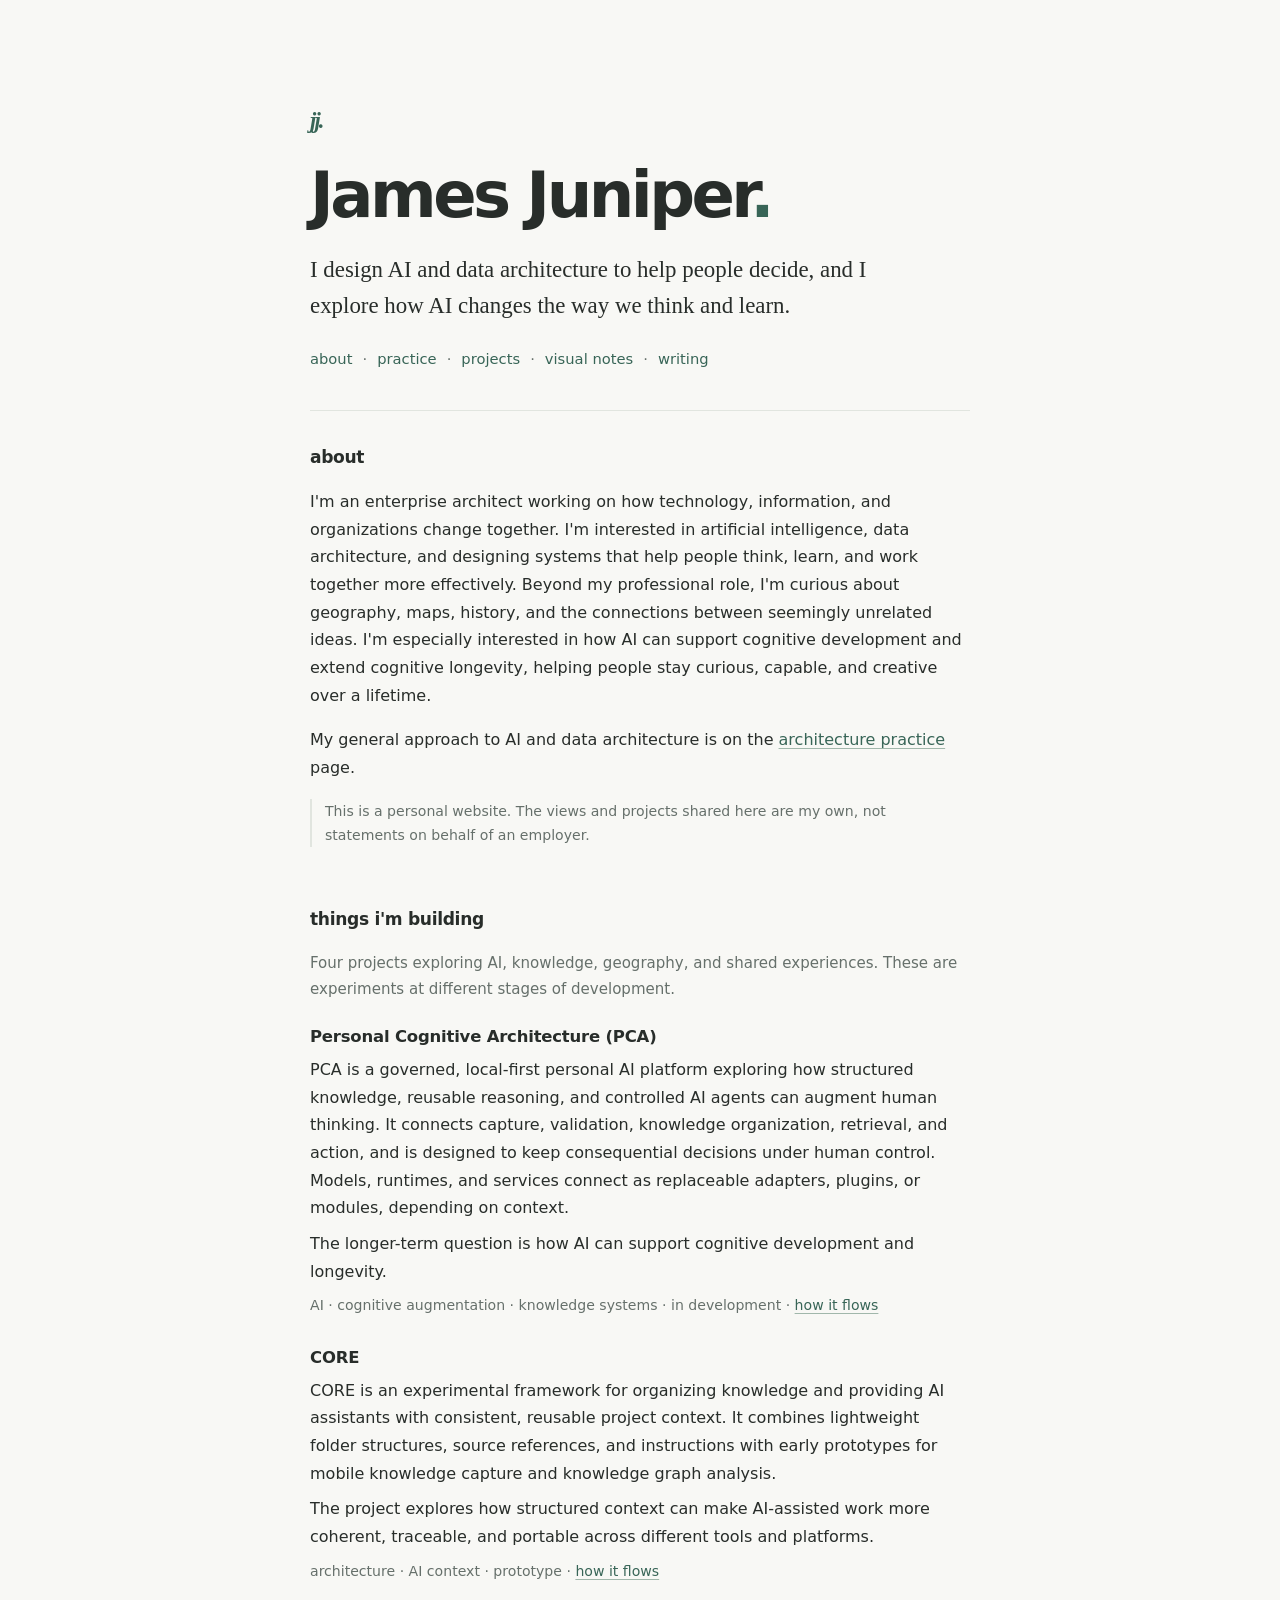
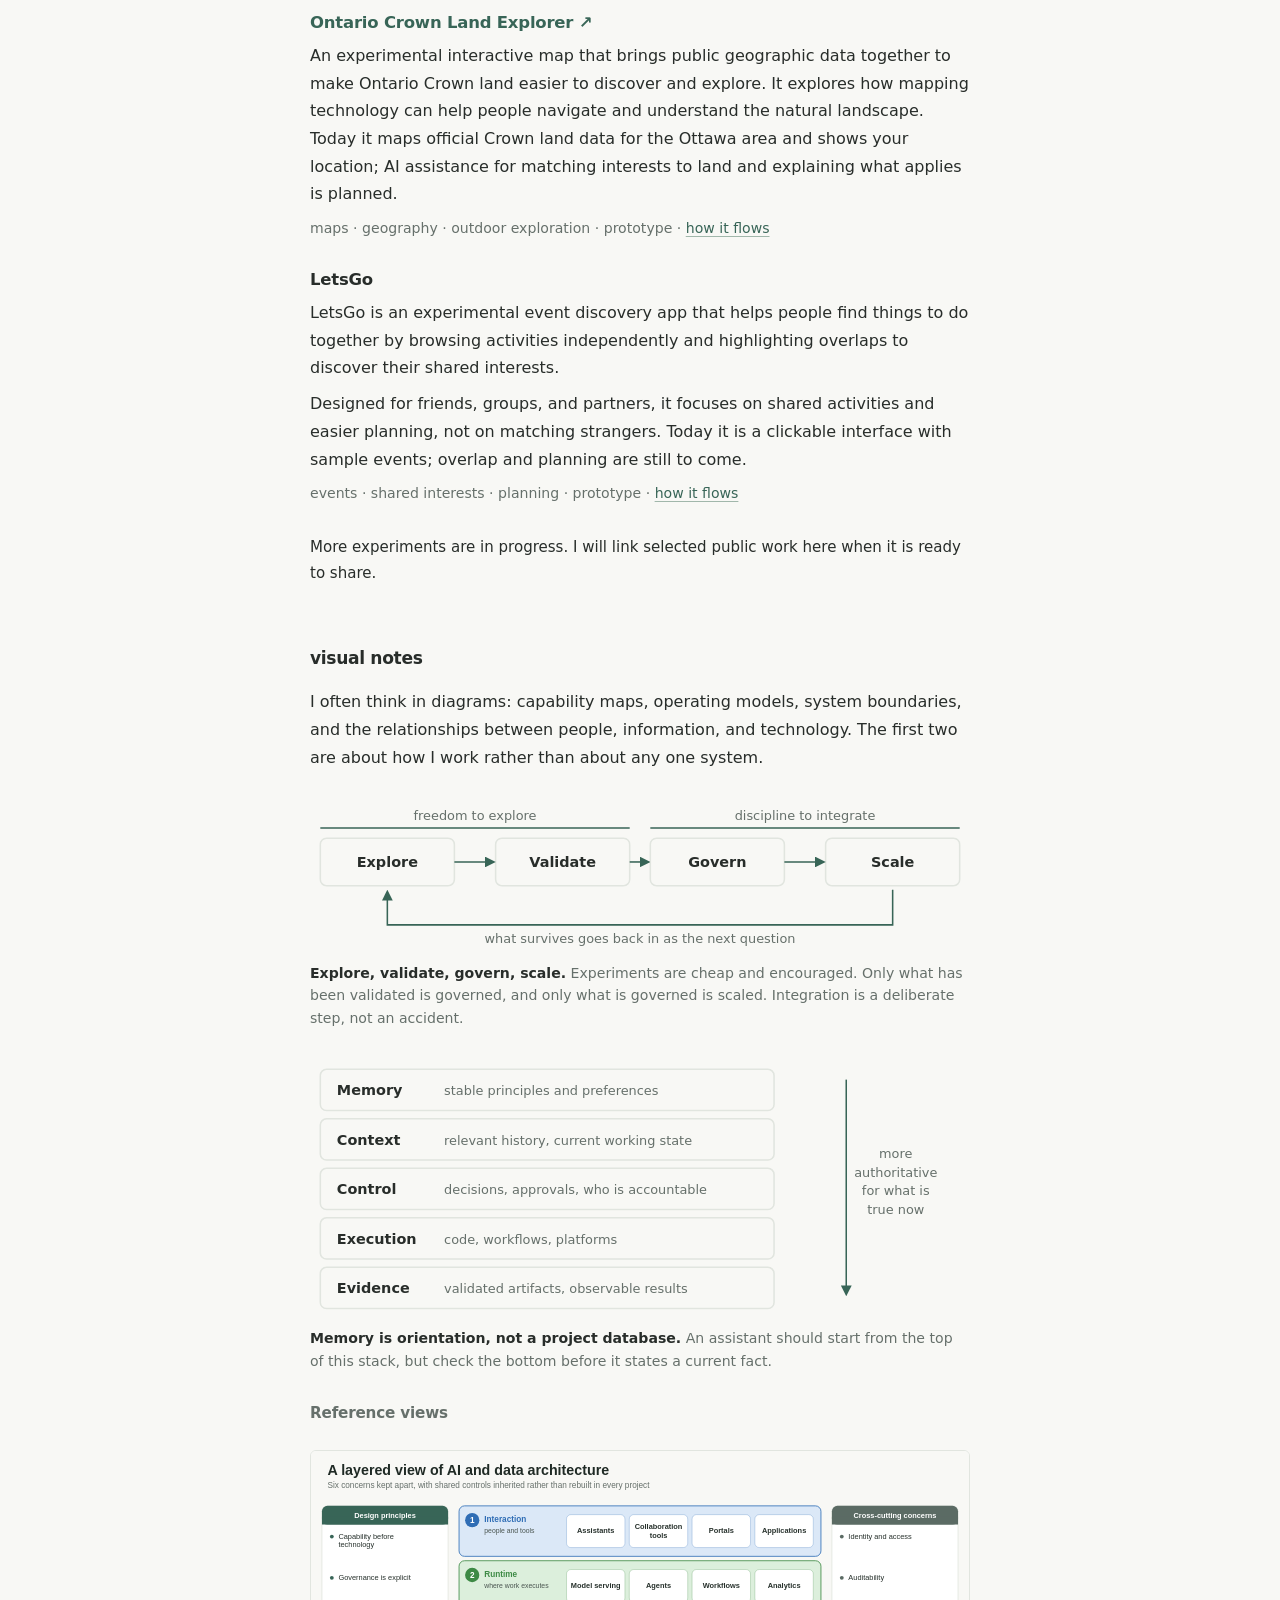
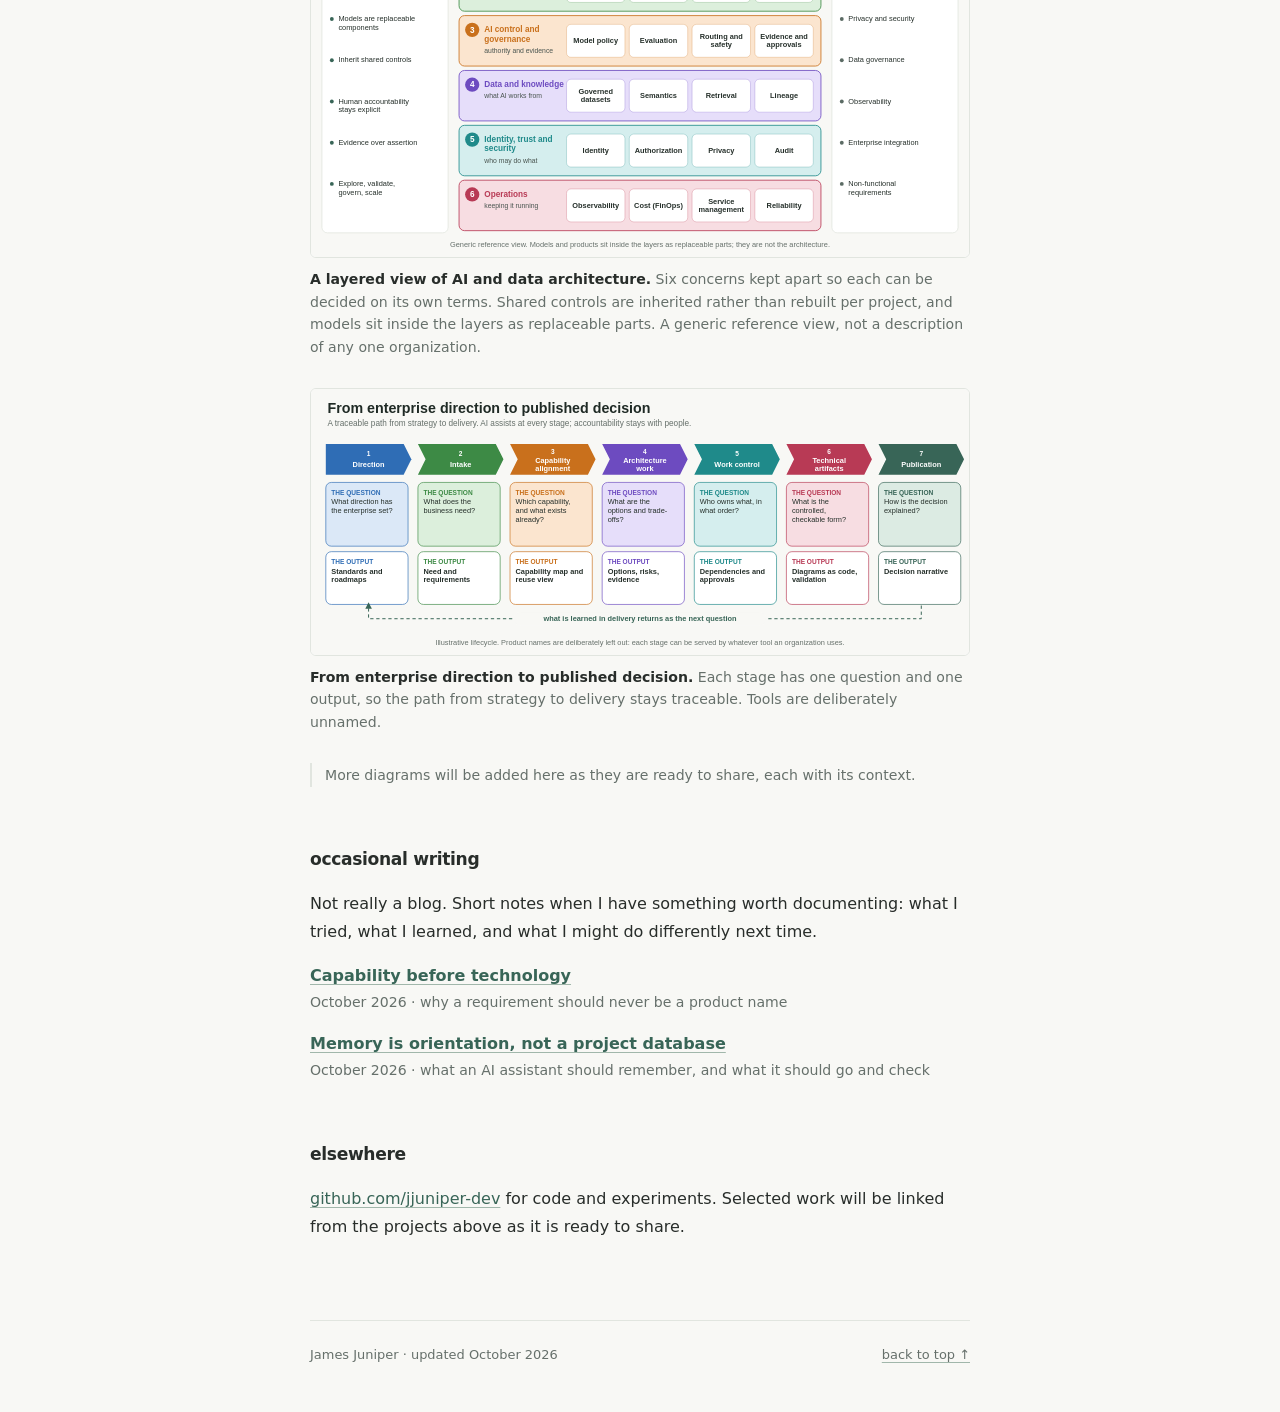
<file: index.html>
<!doctype html>
<html lang="en-CA">
<head>
  <meta charset="utf-8">
  <meta name="viewport" content="width=device-width, initial-scale=1">
  <meta name="color-scheme" content="light dark">
  <meta name="theme-color" content="#f8f8f5">
  <meta name="description" content="James Juniper — enterprise architect exploring applied AI, knowledge systems, and how we design and build useful technology.">
  <meta property="og:type" content="website">
  <meta property="og:title" content="James Juniper — AI & systems">
  <meta property="og:description" content="Ideas, experiments, systems, and the occasional note on AI and architecture.">
  <meta property="og:url" content="https://jjuniper-dev.github.io/">
  <meta name="author" content="James Juniper">
  <title>James Juniper — AI & systems</title>
  <link rel="stylesheet" href="styles.css">
  <link rel="icon" href="data:image/svg+xml,%3Csvg xmlns='http://www.w3.org/2000/svg' viewBox='0 0 64 64'%3E%3Crect width='64' height='64' rx='12' fill='%23252e29'/%3E%3Ctext x='32' y='43' text-anchor='middle' font-family='Georgia,serif' font-size='35' fill='white'%3Ej%3C/text%3E%3C/svg%3E">
</head>
<body id="top">
  <a class="skip-link" href="#main">Skip to content</a>
  <div class="page">
    <header class="site-header">
      <div class="topline"><span class="site-mark" aria-hidden="true">jj.</span></div>
      <h1>James Juniper<span class="period">.</span></h1>
      <p class="lede">I design AI and data architecture to help people decide, and I explore how AI changes the way we think and learn.</p>
      <nav aria-label="Site">
        <a href="#about">about</a><span aria-hidden="true">·</span>
        <a href="practice.html">practice</a><span aria-hidden="true">·</span>
        <a href="#projects">projects</a><span aria-hidden="true">·</span>
        <a href="#visual-notes">visual notes</a><span aria-hidden="true">·</span>
        <a href="#writing">writing</a>
      </nav>
    </header>

    <main id="main">
      <section id="about" aria-labelledby="about-heading">
        <h2 id="about-heading">about</h2>
        <p>I'm an enterprise architect working on how technology, information, and organizations change together. I'm interested in artificial intelligence, data architecture, and designing systems that help people think, learn, and work together more effectively. Beyond my professional role, I'm curious about geography, maps, history, and the connections between seemingly unrelated ideas. I'm especially interested in how AI can support cognitive development and extend cognitive longevity, helping people stay curious, capable, and creative over a lifetime.</p>
        <p>My general approach to AI and data architecture is on the <a href="practice.html">architecture practice</a> page.</p>
        <p class="aside">This is a personal website. The views and projects shared here are my own, not statements on behalf of an employer.</p>
      </section>

      <section id="projects" aria-labelledby="projects-heading">
        <h2 id="projects-heading">things I'm building</h2>
        <p class="lead-in">Four projects exploring AI, knowledge, geography, and shared experiences. These are experiments at different stages of development.</p>

        <div class="project">
          <h3>Personal Cognitive Architecture (PCA)</h3>
          <p>PCA is a governed, local-first personal AI platform exploring how structured knowledge, reusable reasoning, and controlled AI agents can augment human thinking. It connects capture, validation, knowledge organization, retrieval, and action, and is designed to keep consequential decisions under human control. Models, runtimes, and services connect as replaceable adapters, plugins, or modules, depending on context.</p>
          <p>The longer-term question is how AI can support cognitive development and longevity.</p>
          <p class="meta">AI · cognitive augmentation · knowledge systems · in development · <a href="images/pca-flow.svg">how it flows</a></p>
        </div>

        <div class="project">
          <h3>CORE</h3>
          <p>CORE is an experimental framework for organizing knowledge and providing AI assistants with consistent, reusable project context. It combines lightweight folder structures, source references, and instructions with early prototypes for mobile knowledge capture and knowledge graph analysis.</p>
          <p>The project explores how structured context can make AI-assisted work more coherent, traceable, and portable across different tools and platforms.</p>
          <p class="meta">architecture · AI context · prototype · <a href="images/core-flow.svg">how it flows</a></p>
        </div>

        <div class="project">
          <h3><a href="https://github.com/jjuniper-dev/ontario-crown-land-explorer">Ontario Crown Land Explorer <span aria-hidden="true">↗</span></a></h3>
          <p>An experimental interactive map that brings public geographic data together to make Ontario Crown land easier to discover and explore. It explores how mapping technology can help people navigate and understand the natural landscape. Today it maps official Crown land data for the Ottawa area and shows your location; AI assistance for matching interests to land and explaining what applies is planned.</p>
          <p class="meta">maps · geography · outdoor exploration · prototype · <a href="images/crown-land-flow.svg">how it flows</a></p>
        </div>

        <div class="project">
          <h3>LetsGo</h3>
          <p>LetsGo is an experimental event discovery app that helps people find things to do together by browsing activities independently and highlighting overlaps to discover their shared interests.</p>
          <p>Designed for friends, groups, and partners, it focuses on shared activities and easier planning, not on matching strangers. Today it is a clickable interface with sample events; overlap and planning are still to come.</p>
          <p class="meta">events · shared interests · planning · prototype · <a href="images/letsgo-flow.svg">how it flows</a></p>
        </div>

        <p class="more">More experiments are in progress. I will link selected public work here when it is ready to share.</p>
      </section>

      <section id="visual-notes" aria-labelledby="visuals-heading">
        <h2 id="visuals-heading">visual notes</h2>
        <p>I often think in diagrams: capability maps, operating models, system boundaries, and the relationships between people, information, and technology. The first two are about how I work rather than about any one system.</p>

        <figure>
          <svg viewBox="0 0 640 150" role="img" aria-labelledby="fig1-title fig1-desc" xmlns="http://www.w3.org/2000/svg">
            <title id="fig1-title">Explore, validate, govern, scale</title>
            <desc id="fig1-desc">Four stages in a row: explore, validate, govern, scale. A return arrow runs from scale back to explore, and a bracket marks explore and validate as the freedom to explore and govern and scale as the discipline to integrate.</desc>
            <defs>
              <marker id="arr" viewBox="0 0 10 10" refX="8" refY="5" markerWidth="7" markerHeight="7" orient="auto-start-reverse">
                <path d="M0 0L10 5L0 10z" class="fig-fill"/>
              </marker>
            </defs>
            <g class="fig-box">
              <rect x="10" y="40" width="130" height="46" rx="6"/>
              <rect x="180" y="40" width="130" height="46" rx="6"/>
              <rect x="330" y="40" width="130" height="46" rx="6"/>
              <rect x="500" y="40" width="130" height="46" rx="6"/>
            </g>
            <g class="fig-text" text-anchor="middle">
              <text x="75" y="68">Explore</text>
              <text x="245" y="68">Validate</text>
              <text x="395" y="68">Govern</text>
              <text x="565" y="68">Scale</text>
            </g>
            <g class="fig-line" fill="none" marker-end="url(#arr)">
              <path d="M140 63H178"/>
              <path d="M310 63H328"/>
              <path d="M460 63H498"/>
              <path d="M565 90V124H75V92"/>
            </g>
            <g class="fig-muted" text-anchor="middle">
              <text x="160" y="22">freedom to explore</text>
              <text x="480" y="22">discipline to integrate</text>
              <text x="320" y="142">what survives goes back in as the next question</text>
            </g>
            <g class="fig-line" fill="none">
              <path d="M10 30H310"/>
              <path d="M330 30H630"/>
            </g>
          </svg>
          <figcaption><strong>Explore, validate, govern, scale.</strong> Experiments are cheap and encouraged. Only what has been validated is governed, and only what is governed is scaled. Integration is a deliberate step, not an accident.</figcaption>
        </figure>

        <figure>
          <svg viewBox="0 0 640 250" role="img" aria-labelledby="fig2-title fig2-desc" xmlns="http://www.w3.org/2000/svg">
            <title id="fig2-title">Five layers from stable principles to observable evidence</title>
            <desc id="fig2-desc">A stack of five layers. From top to bottom: memory for stable preferences and principles, context for relevant history and current working state, control for decisions and approvals, execution for code and workflows, evidence for validated results. The lower layers are more authoritative for current facts.</desc>
            <g class="fig-box">
              <rect x="10" y="10" width="440" height="40" rx="6"/>
              <rect x="10" y="58" width="440" height="40" rx="6"/>
              <rect x="10" y="106" width="440" height="40" rx="6"/>
              <rect x="10" y="154" width="440" height="40" rx="6"/>
              <rect x="10" y="202" width="440" height="40" rx="6"/>
            </g>
            <g class="fig-text">
              <text x="26" y="35">Memory</text>
              <text x="26" y="83">Context</text>
              <text x="26" y="131">Control</text>
              <text x="26" y="179">Execution</text>
              <text x="26" y="227">Evidence</text>
            </g>
            <g class="fig-muted">
              <text x="130" y="35">stable principles and preferences</text>
              <text x="130" y="83">relevant history, current working state</text>
              <text x="130" y="131">decisions, approvals, who is accountable</text>
              <text x="130" y="179">code, workflows, platforms</text>
              <text x="130" y="227">validated artifacts, observable results</text>
            </g>
            <g class="fig-line" fill="none" marker-end="url(#arr)">
              <path d="M520 20V228"/>
            </g>
            <g class="fig-muted" text-anchor="middle">
              <text x="568" y="96">more</text>
              <text x="568" y="114">authoritative</text>
              <text x="568" y="132">for what is</text>
              <text x="568" y="150">true now</text>
            </g>
          </svg>
          <figcaption><strong>Memory is orientation, not a project database.</strong> An assistant should start from the top of this stack, but check the bottom before it states a current fact.</figcaption>
        </figure>

        <h3 class="fig-group">Reference views</h3>

        <figure>
          <a href="images/ai-data-architecture-layers.svg">
            <img src="images/ai-data-architecture-layers.svg" width="1200" height="740" loading="lazy"
              alt="A layered view of AI and data architecture. Six stacked layers: interaction, runtime, AI control and governance, data and knowledge, identity trust and security, and operations. A left panel lists design principles and a right panel lists cross-cutting concerns.">
          </a>
          <figcaption><strong>A layered view of AI and data architecture.</strong> Six concerns kept apart so each can be decided on its own terms. Shared controls are inherited rather than rebuilt per project, and models sit inside the layers as replaceable parts. A generic reference view, not a description of any one organization.</figcaption>
        </figure>

        <figure>
          <a href="images/intent-to-decision-lifecycle.svg">
            <img src="images/intent-to-decision-lifecycle.svg" width="1200" height="484" loading="lazy"
              alt="A seven-stage lifecycle: direction, intake, capability alignment, architecture work, work control, technical artifacts, publication. Each stage shows the question it answers and the output it produces, with a return arrow from the last stage to the first.">
          </a>
          <figcaption><strong>From enterprise direction to published decision.</strong> Each stage has one question and one output, so the path from strategy to delivery stays traceable. Tools are deliberately unnamed.</figcaption>
        </figure>

        <p class="aside">More diagrams will be added here as they are ready to share, each with its context.</p>
      </section>

      <section id="writing" aria-labelledby="writing-heading">
        <h2 id="writing-heading">occasional writing</h2>
        <p>Not really a blog. Short notes when I have something worth documenting: what I tried, what I learned, and what I might do differently next time.</p>
        <ul class="posts">
          <li>
            <a href="writing/capability-before-technology.html">Capability before technology</a>
            <span class="meta">October 2026 · why a requirement should never be a product name</span>
          </li>
          <li>
            <a href="writing/memory-is-orientation.html">Memory is orientation, not a project database</a>
            <span class="meta">October 2026 · what an AI assistant should remember, and what it should go and check</span>
          </li>
        </ul>
      </section>

      <section id="elsewhere" aria-labelledby="elsewhere-heading">
        <h2 id="elsewhere-heading">elsewhere</h2>
        <p><a href="https://github.com/jjuniper-dev">github.com/jjuniper-dev</a> for code and experiments. Selected work will be linked from the projects above as it is ready to share.</p>
      </section>
    </main>

    <footer>
      <span>James Juniper · updated October 2026</span>
      <a href="#top">back to top ↑</a>
    </footer>
  </div>
</body>
</html>
</file>
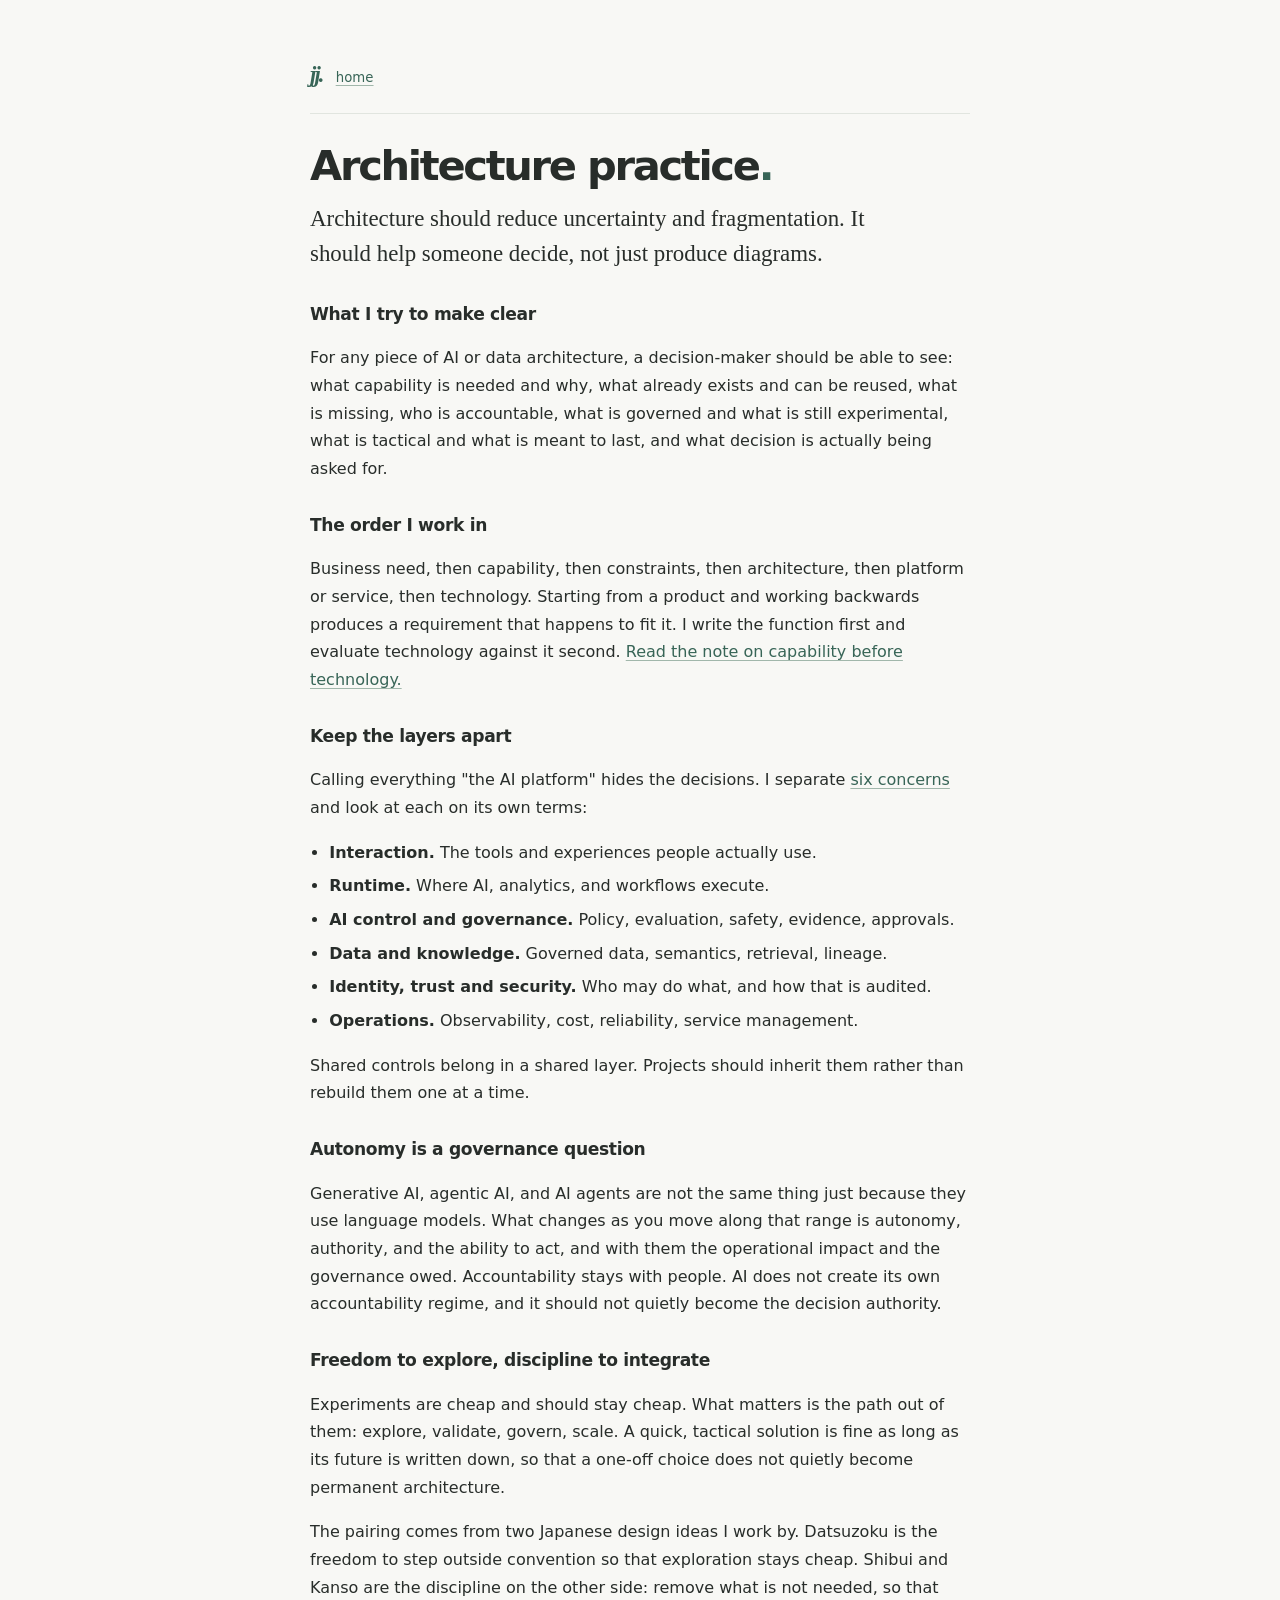
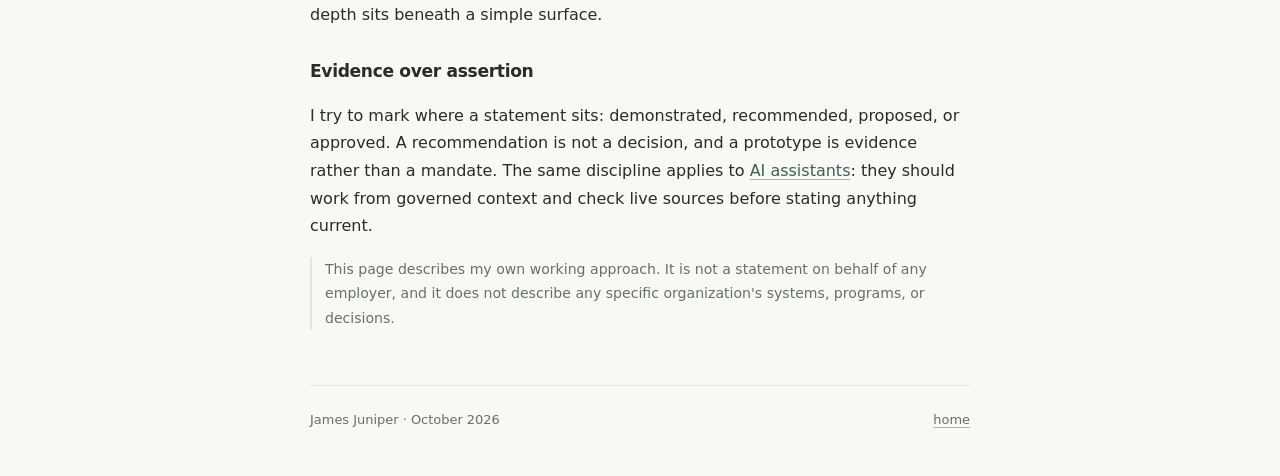
<file: practice.html>
<!doctype html>
<html lang="en-CA">
<head>
  <meta charset="utf-8">
  <meta name="viewport" content="width=device-width, initial-scale=1">
  <meta name="color-scheme" content="light dark">
  <meta name="theme-color" content="#f8f8f5">
  <meta name="description" content="How I approach enterprise architecture for AI and data: capability first, governance explicit, integration deliberate.">
  <meta name="author" content="James Juniper">
  <title>Architecture practice — James Juniper</title>
  <link rel="stylesheet" href="styles.css">
</head>
<body id="top">
  <a class="skip-link" href="#main">Skip to content</a>
  <div class="page">
    <header class="site-header slim">
      <div class="topline"><a class="site-mark" href="index.html" aria-label="Home">jj.</a><span class="quiet"><a href="index.html">home</a></span></div>
    </header>
    <main id="main" class="post">
      <article>
        <h1>Architecture practice<span class="period">.</span></h1>
        <p class="lede">Architecture should reduce uncertainty and fragmentation. It should help someone decide, not just produce diagrams.</p>

        <h2>What I try to make clear</h2>
        <p>For any piece of AI or data architecture, a decision-maker should be able to see: what capability is needed and why, what already exists and can be reused, what is missing, who is accountable, what is governed and what is still experimental, what is tactical and what is meant to last, and what decision is actually being asked for.</p>

        <h2>The order I work in</h2>
        <p>Business need, then capability, then constraints, then architecture, then platform or service, then technology. Starting from a product and working backwards produces a requirement that happens to fit it. I write the function first and evaluate technology against it second. <a href="writing/capability-before-technology.html">Read the note on capability before technology.</a></p>

        <h2>Keep the layers apart</h2>
        <p>Calling everything "the AI platform" hides the decisions. I separate <a href="index.html#visual-notes">six concerns</a> and look at each on its own terms:</p>
        <ul class="plain">
          <li><strong>Interaction.</strong> The tools and experiences people actually use.</li>
          <li><strong>Runtime.</strong> Where AI, analytics, and workflows execute.</li>
          <li><strong>AI control and governance.</strong> Policy, evaluation, safety, evidence, approvals.</li>
          <li><strong>Data and knowledge.</strong> Governed data, semantics, retrieval, lineage.</li>
          <li><strong>Identity, trust and security.</strong> Who may do what, and how that is audited.</li>
          <li><strong>Operations.</strong> Observability, cost, reliability, service management.</li>
        </ul>
        <p>Shared controls belong in a shared layer. Projects should inherit them rather than rebuild them one at a time.</p>

        <h2>Autonomy is a governance question</h2>
        <p>Generative AI, agentic AI, and AI agents are not the same thing just because they use language models. What changes as you move along that range is autonomy, authority, and the ability to act, and with them the operational impact and the governance owed. Accountability stays with people. AI does not create its own accountability regime, and it should not quietly become the decision authority.</p>

        <h2>Freedom to explore, discipline to integrate</h2>
        <p>Experiments are cheap and should stay cheap. What matters is the path out of them: explore, validate, govern, scale. A quick, tactical solution is fine as long as its future is written down, so that a one-off choice does not quietly become permanent architecture.</p>
        <p>The pairing comes from two Japanese design ideas I work by. Datsuzoku is the freedom to step outside convention so that exploration stays cheap. Shibui and Kanso are the discipline on the other side: remove what is not needed, so that depth sits beneath a simple surface.</p>

        <h2>Evidence over assertion</h2>
        <p>I try to mark where a statement sits: demonstrated, recommended, proposed, or approved. A recommendation is not a decision, and a prototype is evidence rather than a mandate. The same discipline applies to <a href="writing/memory-is-orientation.html">AI assistants</a>: they should work from governed context and check live sources before stating anything current.</p>

        <p class="aside">This page describes my own working approach. It is not a statement on behalf of any employer, and it does not describe any specific organization's systems, programs, or decisions.</p>
      </article>
    </main>
    <footer>
      <span>James Juniper · October 2026</span>
      <a href="index.html">home</a>
    </footer>
  </div>
</body>
</html>
</file>
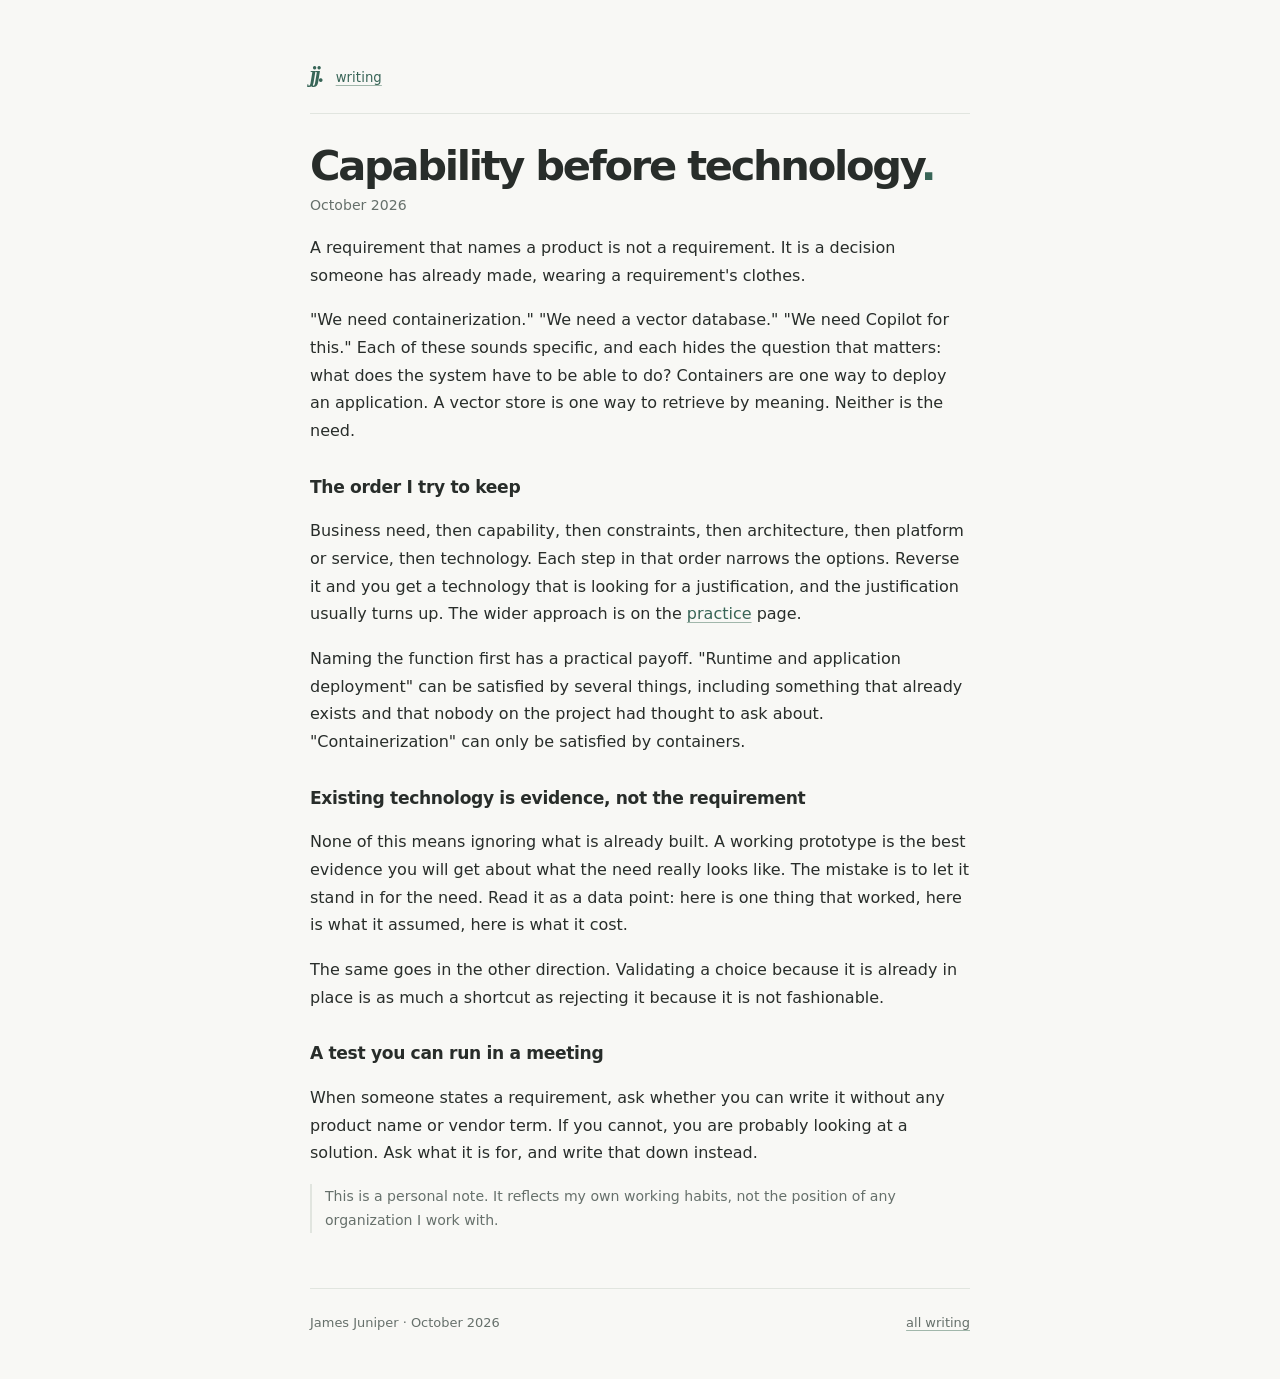
<file: writing/capability-before-technology.html>
<!doctype html>
<html lang="en-CA">
<head>
  <meta charset="utf-8">
  <meta name="viewport" content="width=device-width, initial-scale=1">
  <meta name="color-scheme" content="light dark">
  <meta name="theme-color" content="#f8f8f5">
  <meta name="description" content="Why a requirement should never be a product name.">
  <meta name="author" content="James Juniper">
  <title>Capability before technology — James Juniper</title>
  <link rel="stylesheet" href="../styles.css">
</head>
<body id="top">
  <a class="skip-link" href="#main">Skip to content</a>
  <div class="page">
    <header class="site-header slim">
      <div class="topline"><a class="site-mark" href="../index.html" aria-label="Home">jj.</a><span class="quiet"><a href="../index.html#writing">writing</a></span></div>
    </header>
    <main id="main" class="post">
      <article>
        <h1>Capability before technology<span class="period">.</span></h1>
        <p class="meta">October 2026</p>

        <p>A requirement that names a product is not a requirement. It is a decision someone has already made, wearing a requirement's clothes.</p>

        <p>"We need containerization." "We need a vector database." "We need Copilot for this." Each of these sounds specific, and each hides the question that matters: what does the system have to be able to do? Containers are one way to deploy an application. A vector store is one way to retrieve by meaning. Neither is the need.</p>

        <h2>The order I try to keep</h2>
        <p>Business need, then capability, then constraints, then architecture, then platform or service, then technology. Each step in that order narrows the options. Reverse it and you get a technology that is looking for a justification, and the justification usually turns up. The wider approach is on the <a href="../practice.html">practice</a> page.</p>

        <p>Naming the function first has a practical payoff. "Runtime and application deployment" can be satisfied by several things, including something that already exists and that nobody on the project had thought to ask about. "Containerization" can only be satisfied by containers.</p>

        <h2>Existing technology is evidence, not the requirement</h2>
        <p>None of this means ignoring what is already built. A working prototype is the best evidence you will get about what the need really looks like. The mistake is to let it stand in for the need. Read it as a data point: here is one thing that worked, here is what it assumed, here is what it cost.</p>

        <p>The same goes in the other direction. Validating a choice because it is already in place is as much a shortcut as rejecting it because it is not fashionable.</p>

        <h2>A test you can run in a meeting</h2>
        <p>When someone states a requirement, ask whether you can write it without any product name or vendor term. If you cannot, you are probably looking at a solution. Ask what it is for, and write that down instead.</p>

        <p class="aside">This is a personal note. It reflects my own working habits, not the position of any organization I work with.</p>
      </article>
    </main>
    <footer>
      <span>James Juniper · October 2026</span>
      <a href="../index.html#writing">all writing</a>
    </footer>
  </div>
</body>
</html>
</file>
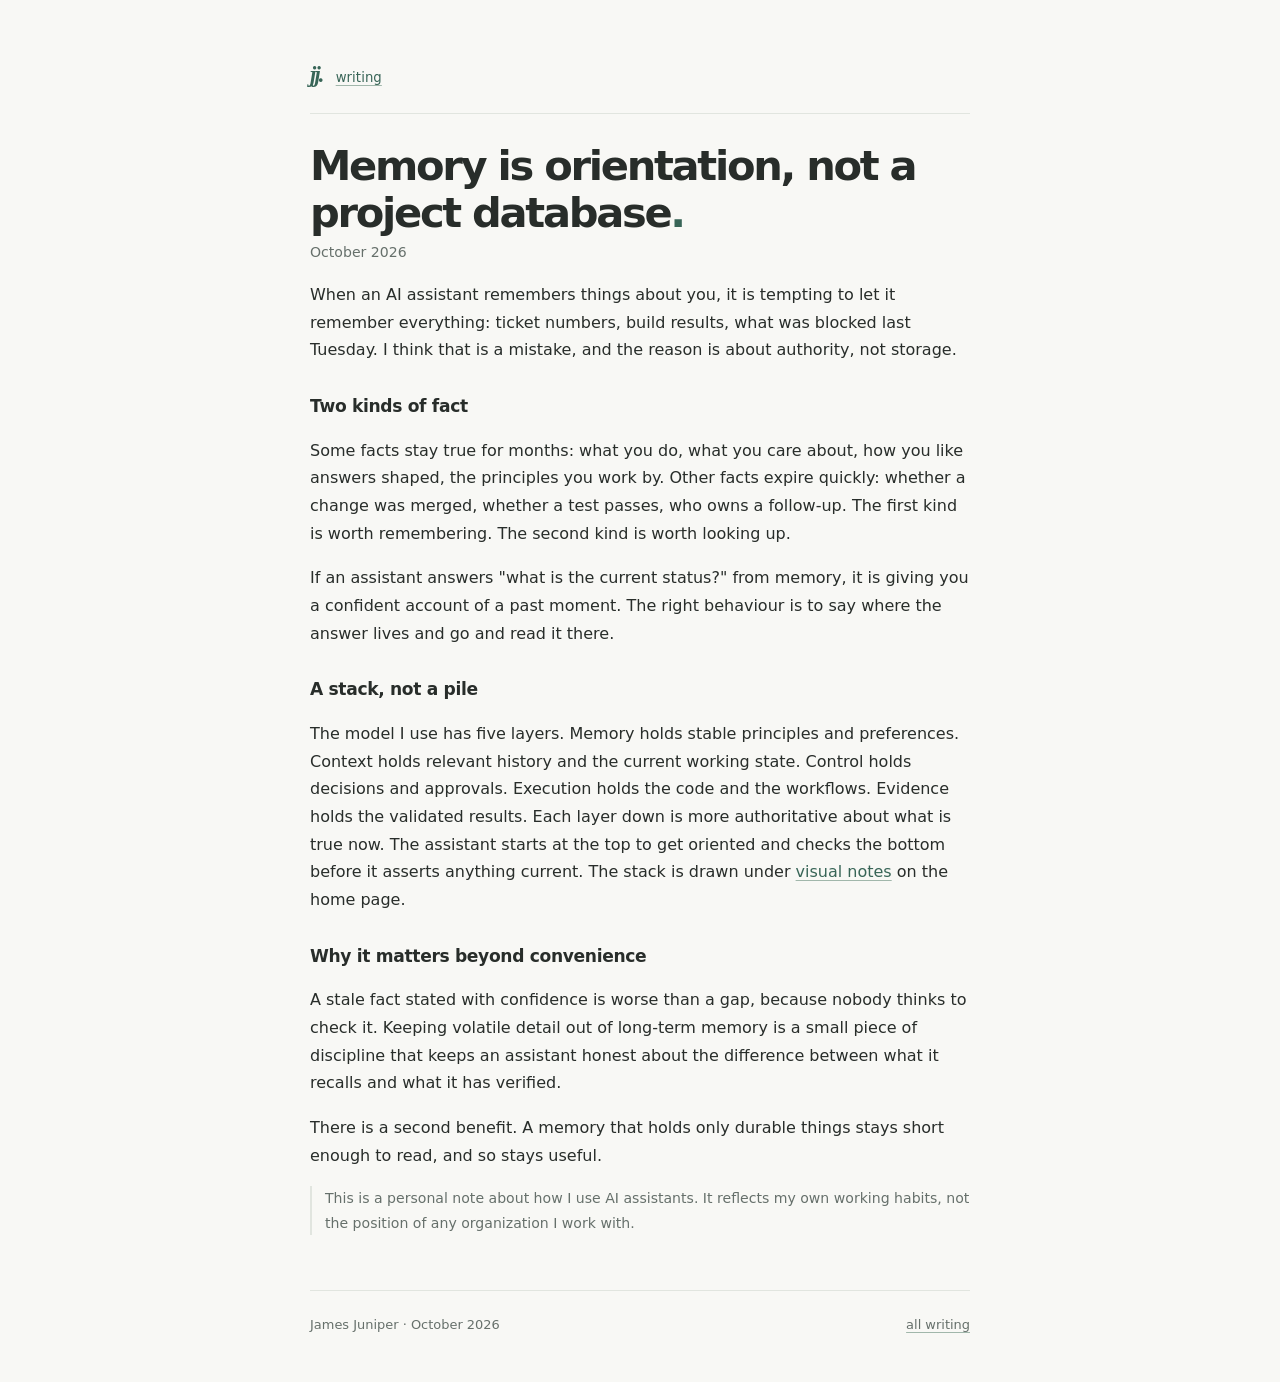
<file: writing/memory-is-orientation.html>
<!doctype html>
<html lang="en-CA">
<head>
  <meta charset="utf-8">
  <meta name="viewport" content="width=device-width, initial-scale=1">
  <meta name="color-scheme" content="light dark">
  <meta name="theme-color" content="#f8f8f5">
  <meta name="description" content="What an AI assistant should remember, and what it should go and check.">
  <meta name="author" content="James Juniper">
  <title>Memory is orientation, not a project database — James Juniper</title>
  <link rel="stylesheet" href="../styles.css">
</head>
<body id="top">
  <a class="skip-link" href="#main">Skip to content</a>
  <div class="page">
    <header class="site-header slim">
      <div class="topline"><a class="site-mark" href="../index.html" aria-label="Home">jj.</a><span class="quiet"><a href="../index.html#writing">writing</a></span></div>
    </header>
    <main id="main" class="post">
      <article>
        <h1>Memory is orientation, not a project database<span class="period">.</span></h1>
        <p class="meta">October 2026</p>

        <p>When an AI assistant remembers things about you, it is tempting to let it remember everything: ticket numbers, build results, what was blocked last Tuesday. I think that is a mistake, and the reason is about authority, not storage.</p>

        <h2>Two kinds of fact</h2>
        <p>Some facts stay true for months: what you do, what you care about, how you like answers shaped, the principles you work by. Other facts expire quickly: whether a change was merged, whether a test passes, who owns a follow-up. The first kind is worth remembering. The second kind is worth looking up.</p>

        <p>If an assistant answers "what is the current status?" from memory, it is giving you a confident account of a past moment. The right behaviour is to say where the answer lives and go and read it there.</p>

        <h2>A stack, not a pile</h2>
        <p>The model I use has five layers. Memory holds stable principles and preferences. Context holds relevant history and the current working state. Control holds decisions and approvals. Execution holds the code and the workflows. Evidence holds the validated results. Each layer down is more authoritative about what is true now. The assistant starts at the top to get oriented and checks the bottom before it asserts anything current. The stack is drawn under <a href="../index.html#visual-notes">visual notes</a> on the home page.</p>

        <h2>Why it matters beyond convenience</h2>
        <p>A stale fact stated with confidence is worse than a gap, because nobody thinks to check it. Keeping volatile detail out of long-term memory is a small piece of discipline that keeps an assistant honest about the difference between what it recalls and what it has verified.</p>

        <p>There is a second benefit. A memory that holds only durable things stays short enough to read, and so stays useful.</p>

        <p class="aside">This is a personal note about how I use AI assistants. It reflects my own working habits, not the position of any organization I work with.</p>
      </article>
    </main>
    <footer>
      <span>James Juniper · October 2026</span>
      <a href="../index.html#writing">all writing</a>
    </footer>
  </div>
</body>
</html>
</file>
<file: styles.css>
/* A small, accessible personal website. No framework, no scripts, no tracking. */
:root {
  color-scheme: light dark;
  --bg: #f8f8f5;
  --ink: #282d2a;
  --muted: #66706b;
  --accent: #386557;
  --rule: #e1e5df;
  --max: 710px;
}
* { box-sizing: border-box; }
html { scroll-behavior: smooth; scroll-padding-top: 1.5rem; }
body {
  margin: 0;
  background: var(--bg);
  color: var(--ink);
  font-family: ui-sans-serif, system-ui, -apple-system, BlinkMacSystemFont, "Segoe UI", sans-serif;
  font-size: 16px;
  line-height: 1.73;
  -webkit-font-smoothing: antialiased;
}
.page { max-width: var(--max); padding: 0 25px; margin: 0 auto; }
a { color: var(--accent); text-decoration-color: #a1b7ab; text-underline-offset: .2em; }
a:hover { text-decoration-color: currentColor; }
a:focus-visible { outline: 2px solid var(--accent); outline-offset: 4px; border-radius: 2px; }
.skip-link { position: absolute; left: -1000px; top: 8px; padding: 8px 12px; z-index: 10; background: var(--bg); }
.skip-link:focus { left: 12px; }
.site-header { padding-top: clamp(48px, 11vw, 102px); padding-bottom: 39px; border-bottom: 1px solid var(--rule); }
.topline { display: flex; align-items: baseline; gap: 13px; color: var(--muted); font-size: .83rem; letter-spacing: .005em; }
.site-mark { font-family: Georgia, "Times New Roman", serif; font-size: 1.4rem; font-weight: bold; font-style: italic; color: var(--accent); letter-spacing: -.08em; }
h1 { margin: 18px 0 4px; font-size: clamp(2.55rem, 7vw, 4rem); line-height: 1.13; letter-spacing: -.055em; font-weight: 650; }
.period { color: var(--accent); }
.lede { font-family: Georgia, "Times New Roman", serif; font-size: clamp(1.15rem, 3vw, 1.43rem); line-height: 1.55; margin: 21px 0 23px; max-width: 590px; }
nav { display: flex; flex-wrap: wrap; gap: 10px; color: var(--muted); font-size: .92rem; }
nav a { text-decoration: none; color: var(--accent); }
nav a:hover { text-decoration: underline; }
section { padding: 32px 0 8px; scroll-margin-top: 20px; }
section + section { margin-top: 1px; }
h2 { font-size: 1.07rem; font-weight: 700; letter-spacing: -.02em; margin: 0 0 15px; text-transform: lowercase; }
p { margin: 0 0 17px; }
h3 { font-size: 1.03rem; line-height: 1.45; margin: 0 0 7px; font-weight: 650; letter-spacing: -.012em; }
h3 a { text-decoration: none; }
h3 a:hover { text-decoration: underline; }
.project { margin: 23px 0 28px; }
.project p { margin-bottom: 8px; }
.meta, .aside { font-size: .88rem; color: var(--muted); }
.aside { padding-left: 13px; border-left: 2px solid var(--rule); }
.more { font-size: .94rem; }
footer { display: flex; justify-content: space-between; gap: 12px; border-top: 1px solid var(--rule); color: var(--muted); font-size: .81rem; margin-top: 55px; padding: 23px 0 45px; }
footer a { color: var(--muted); }
@media (max-width: 480px) {
  body { font-size: 15.5px; line-height: 1.69; }
  .page { padding: 0 21px; }
  .site-header { padding-bottom: 26px; }
  section { padding-top: 26px; }
  footer { flex-direction: column; }
}
@media (prefers-color-scheme: dark) {
  :root { --bg: #181d1a; --ink: #e7e9e3; --muted: #abb6ae; --accent: #9ed5b5; --rule: #38433c; }
  a { text-decoration-color: #687e70; }
}
@media (prefers-reduced-motion: reduce) { html { scroll-behavior: auto; } }
@media print {
  :root { --bg: #fff; --ink: #111; --muted: #555; --accent: #164735; --rule: #ddd; }
  body { font-size: 12pt; }
  .site-header { padding-top: 0; }
  nav, .skip-link { display: none; }
  a::after { content: none; }
}

/* Additions: lead-in text, figures, writing list, post pages */
.lead-in { color: var(--muted); font-size: .94rem; }
figure { margin: 26px 0 30px; }
figure svg { width: 100%; height: auto; display: block; }
figcaption { margin-top: 10px; font-size: .88rem; color: var(--muted); line-height: 1.6; }
figcaption strong { color: var(--ink); }
.fig-box rect { fill: none; stroke: var(--rule); stroke-width: 1.5; }
.fig-line { stroke: var(--accent); stroke-width: 1.5; }
.fig-fill { fill: var(--accent); }
.fig-text text { fill: var(--ink); font: 600 14px ui-sans-serif, system-ui, sans-serif; }
.fig-muted text { fill: var(--muted); font: 12.5px ui-sans-serif, system-ui, sans-serif; }
.posts { list-style: none; margin: 0 0 17px; padding: 0; }
.posts li { margin: 0 0 16px; }
.posts a { font-weight: 650; }
.posts .meta { display: block; }
.site-header.slim { padding-top: clamp(28px, 6vw, 56px); padding-bottom: 18px; }
.site-header.slim .site-mark { text-decoration: none; }
.post h1 { font-size: clamp(1.9rem, 5vw, 2.6rem); margin-top: 28px; }
.post h2 { text-transform: none; margin-top: 28px; }
.plain { margin: 0 0 17px; padding-left: 1.2em; }
.plain li { margin-bottom: 6px; }
.post .lede { margin-top: 12px; }
figure img { width: 100%; height: auto; display: block; border: 1px solid var(--rule); border-radius: 6px; background: #fff; }
figure > a { display: block; }
.fig-group { margin: 30px 0 0; font-size: .95rem; color: var(--muted); font-weight: 650; }
</file>
